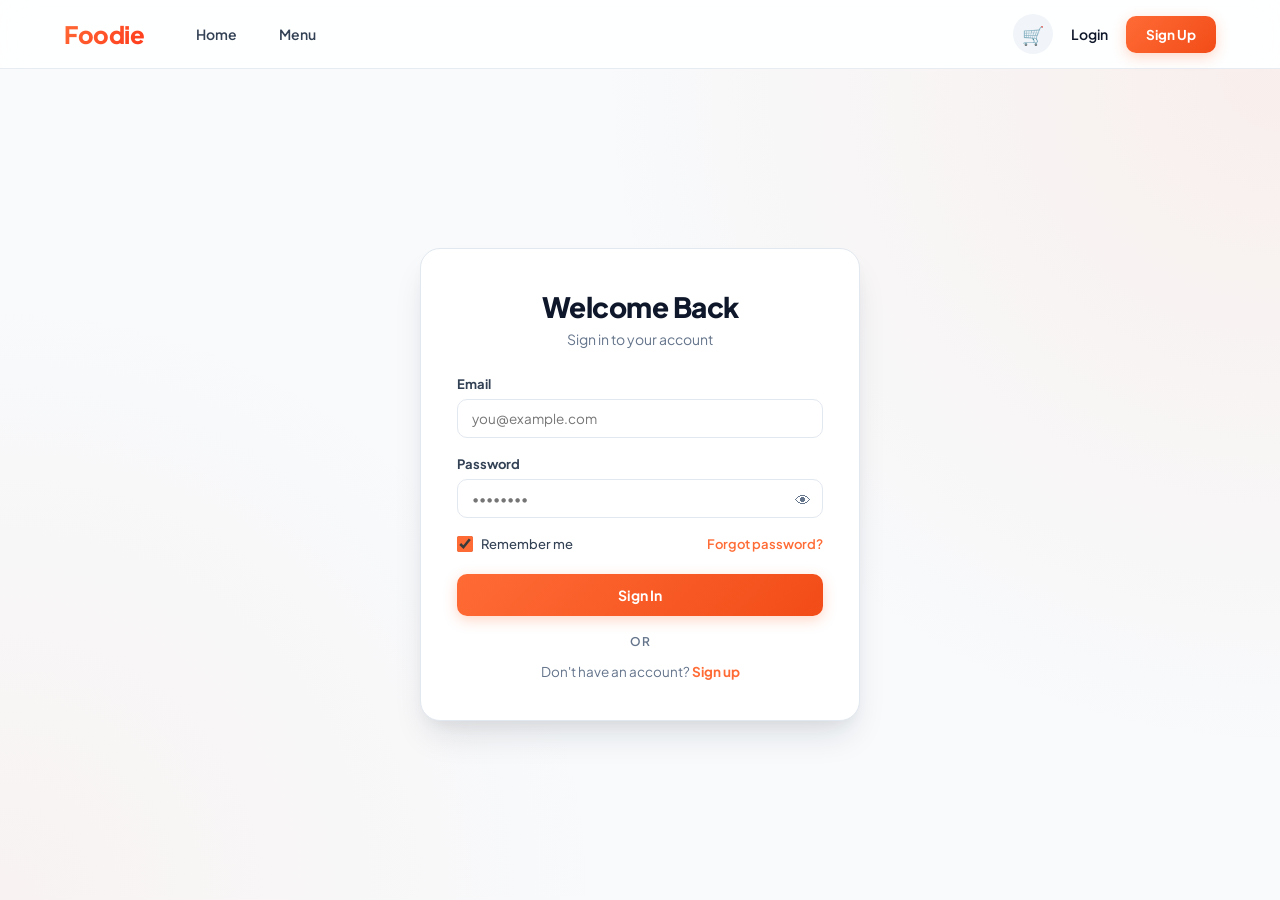
<file: pages/cart.html>
<!DOCTYPE html>
<html lang="en">
<head>
  <meta charset="UTF-8" />
  <meta name="viewport" content="width=device-width, initial-scale=1.0" />
  <title>Foodie - Cart & Profile</title>
  <link rel="stylesheet" href="../css/style.css" />
  <style>
    /* სქროლის ეფექტი პროფილით გადასვლისას */
    html { scroll-behavior: smooth; }
  </style>
</head>
<body>
  <header class="navbar">
    <div class="nav-left">
      <a href="../index.html" class="logo">Foodie</a>
      <nav class="nav-links">
        <a href="../index.html">Home</a>
        <a href="menu.html">Menu</a>
      </nav>
    </div>
    <div class="nav-right" id="nav-auth-area">
      <button type="button" class="cart-btn" aria-label="Shopping Cart">
        🛒 <span id="cart-badge" class="cart-badge" style="display:none;">0</span>
      </button>
      <a href="login.html" id="nav-login-link">Login</a>
      <a href="register.html" class="btn-orange" id="nav-signup-link">Sign Up</a>
    </div>
  </header>

  <main class="section-container">
    <div class="cart-profile-grid">
      <section class="cart-box">
        <h2>Your Shopping Cart</h2>
        <div id="cart-items-container"></div>
        <div class="cart-summary" id="cart-summary-box">
          <div class="cart-total-row">
            <span>Total:</span>
            <strong id="cart-total-price">$0.00</strong>
          </div>
          <button type="button" class="btn-orange full-btn" id="checkout-btn">Checkout Order</button>
        </div>
      </section>

      <section class="profile-box">
        <h2 id="profile-section">User Profile</h2>
        <form id="profile-form">
          <div class="name-grid">
            <div class="form-group">
              <label for="prof-firstname">First Name</label>
              <input type="text" id="prof-firstname" />
            </div>
            <div class="form-group">
              <label for="prof-lastname">Last Name</label>
              <input type="text" id="prof-lastname" />
            </div>
          </div>
          <div class="form-group">
            <label for="prof-email">Email</label>
            <input type="email" id="prof-email" />
          </div>
          <div class="form-group">
            <label for="prof-phone">Phone Number</label>
            <input type="tel" id="prof-phone" placeholder="+995 555 00 00 00" />
          </div>
          <div class="form-group">
            <label for="prof-address">Address</label>
            <input type="text" id="prof-address" placeholder="123 Delivery Street" />
          </div>
          <div class="form-group">
            <label for="prof-age">Age</label>
            <input type="number" id="prof-age" placeholder="22" />
          </div>
          <button type="submit" class="btn-orange full-btn">Save Profile</button>
        </form>

        <hr style="margin: 24px 0; border: none; border-top: 1px solid #eee;" />

        <h3>Change Password</h3>
        <form id="change-pass-form" style="margin-top: 12px;">
          <div class="form-group">
            <label for="old-password">Old Password</label>
            <input type="password" id="old-password" required />
          </div>
          <div class="form-group">
            <label for="new-password">New Password</label>
            <input type="password" id="new-password" required />
          </div>
          <div class="form-group">
            <label for="confirm-password">Confirm New Password</label>
            <input type="password" id="confirm-password" required />
          </div>
          <button type="submit" class="btn-clear" style="margin-bottom: 12px;">Update Password</button>
        </form>

        <div style="display:flex; gap:10px;">
          <button type="button" class="btn-clear" id="logout-btn">Log Out</button>
          <button type="button" class="btn-clear" id="delete-account-btn" style="color:#d93025; border-color:#f5c2c0;">Delete Account</button>
        </div>
      </section>
    </div>
  </main>

  <footer class="footer">
    <div class="copyright">
      <strong>Created by:</strong> <a href="https://stepacademy.ge" target="_blank" rel="noopener">IT Academy STEP Georgia</a>
    </div>
  </footer>

  <script type="module" src="../js/pages/cart.js"></script>
  <!-- მეორე, კონფლიქტური სკრიპტი სამუდამოდ ამოღებულია -->
</body>
</html>
</file>
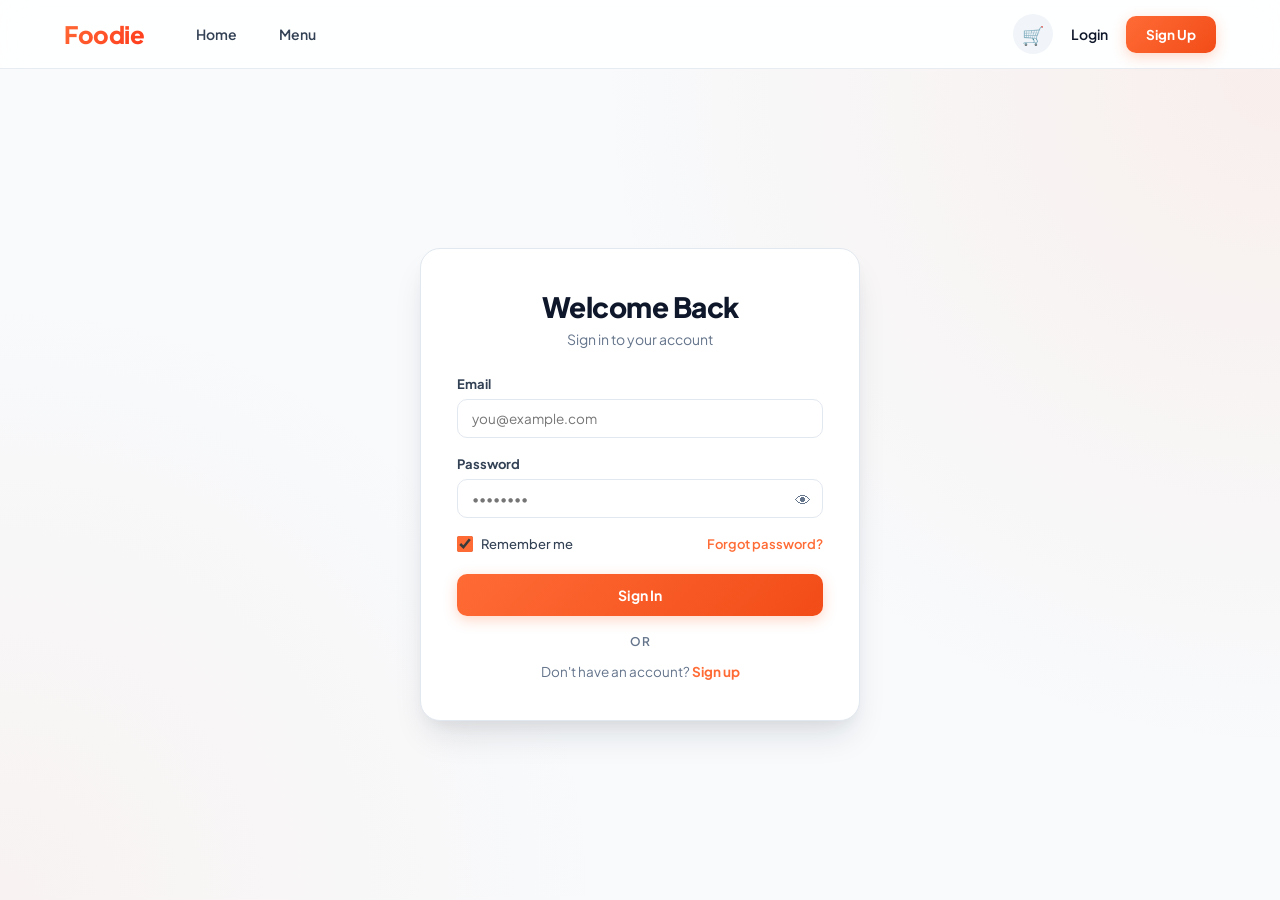
<file: pages/login.html>
<!DOCTYPE html>
<html lang="en">
<head>
  <meta charset="UTF-8" />
  <meta name="viewport" content="width=device-width, initial-scale=1.0" />
  <title>Foodie - Sign In</title>
  <link rel="stylesheet" href="../css/style.css" />
</head>
<body>
  <header class="navbar">
    <div class="nav-left">
      <a href="../index.html" class="logo">Foodie</a>
      <nav class="nav-links">
        <a href="../index.html">Home</a>
        <a href="menu.html">Menu</a>
      </nav>
    </div>
    <div class="nav-right" id="nav-auth-area">
      <button type="button" class="cart-btn" aria-label="Shopping Cart">🛒</button>
      <a href="login.html" id="nav-login-link">Login</a>
      <a href="register.html" class="btn-orange" id="nav-signup-link">Sign Up</a>
    </div>
  </header>

  <div class="auth-container">
    <div class="auth-card">
      <h2>Welcome Back</h2>
      <p class="subtitle">Sign in to your account</p>

      <form id="login-form">
        <div class="form-group">
          <label for="login-email">Email</label>
          <input type="email" id="login-email" placeholder="you@example.com" required />
        </div>

        <div class="form-group">
          <label for="login-password">Password</label>
          <div class="pass-wrapper">
            <input type="password" id="login-password" placeholder="••••••••" required />
            <button type="button" class="eye-btn" data-target="login-password" aria-label="Toggle password">👁</button>
          </div>
        </div>

        <div class="auth-options">
          <label class="remember-label"><input type="checkbox" id="remember-me" checked /> Remember me</label>
          <a href="#" id="open-forgot-link">Forgot password?</a>
        </div>

        <button type="submit" class="btn-orange full-btn">Sign In</button>
      </form>

      <div class="auth-divider"><span>or</span></div>

      <div class="auth-footer">
        Don't have an account? <a href="register.html">Sign up</a>
      </div>
    </div>
  </div>

  <div class="modal-overlay" id="forgot-modal" style="display:none;">
    <div class="modal-box">
      <h3>Reset Password</h3>
      <p>Enter your email to receive a reset token, then set a new password.</p>
      <div class="form-group">
        <label for="reset-email">Email</label>
        <input type="email" id="reset-email" placeholder="you@example.com" />
      </div>
      <button type="button" class="btn-clear" id="send-forgot-code-btn" style="margin-bottom:12px;">Get Reset Token</button>
      <div class="form-group">
        <label for="reset-token">Reset Token</label>
        <input type="text" id="reset-token" placeholder="Token from server" />
      </div>
      <div class="form-group">
        <label for="reset-new-password">New Password</label>
        <input type="password" id="reset-new-password" placeholder="••••••••" />
      </div>
      <div style="display:flex; gap:10px;">
        <button type="button" class="btn-orange full-btn" id="submit-reset-btn">Reset Password</button>
        <button type="button" class="btn-clear" id="close-forgot-btn">Cancel</button>
      </div>
    </div>
  </div>

  <script type="module" src="../js/pages/auth.js"></script>
</body>
</html>
</file>
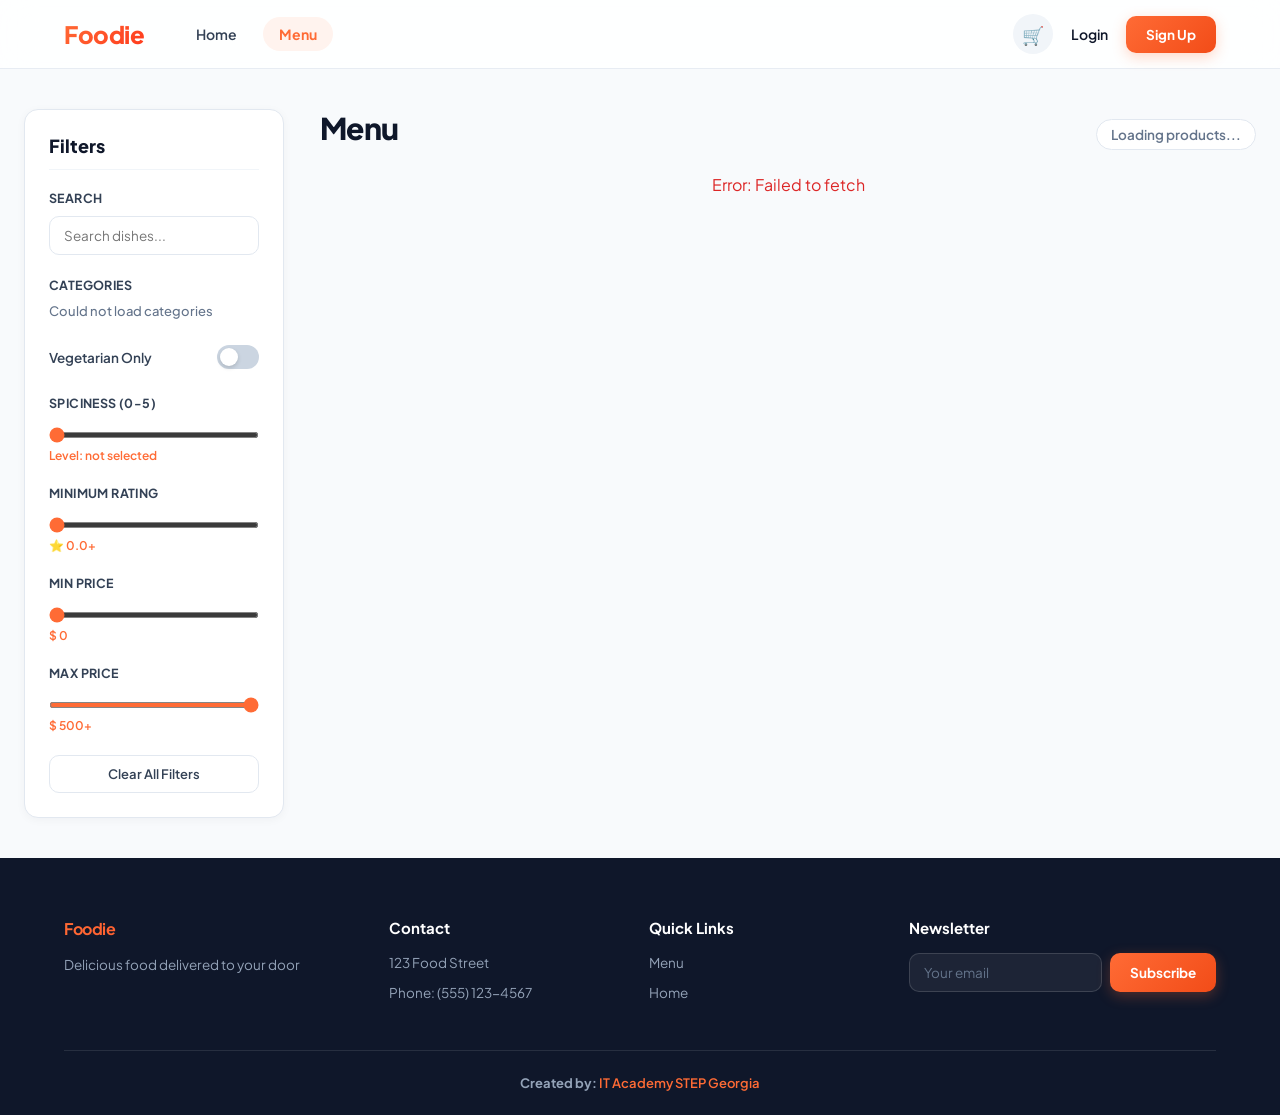
<file: pages/menu.html>
<!DOCTYPE html>
<html lang="en">
<head>
  <meta charset="UTF-8" />
  <meta name="viewport" content="width=device-width, initial-scale=1.0" />
  <title>Foodie - Menu</title>
  <link rel="stylesheet" href="../css/style.css" />
</head>
<body>
  <header class="navbar">
    <div class="nav-left">
      <a href="../index.html" class="logo">Foodie</a>
      <nav class="nav-links">
        <a href="../index.html">Home</a>
        <a href="menu.html" class="active">Menu</a>
      </nav>
    </div>
    <div class="nav-right" id="nav-auth-area">
      <button type="button" class="cart-btn" aria-label="Shopping Cart">
        🛒 <span id="cart-badge" class="cart-badge" style="display:none;">0</span>
      </button>
      <a href="login.html" id="nav-login-link">Login</a>
      <a href="register.html" class="btn-orange" id="nav-signup-link">Sign Up</a>
    </div>
  </header>

  <main class="menu-page-container">
    <aside class="filters-sidebar">
      <h3>Filters</h3>

      <div class="filter-block">
        <label class="block-label" for="filter-search">Search</label>
        <input type="text" id="filter-search" class="search-input" placeholder="Search dishes..." />
      </div>

      <div class="filter-block">
        <label class="block-label">Categories</label>
        <div class="category-list" id="categories-container"></div>
      </div>

      <div class="filter-block toggle-row">
        <span>Vegetarian Only</span>
        <label class="switch">
          <input type="checkbox" id="filter-vegetarian" />
          <span class="slider-round"></span>
        </label>
      </div>

      <div class="filter-block">
        <label class="block-label" for="filter-spiciness">Spiciness (0-5)</label>
        <input type="range" id="filter-spiciness" class="range-slider" min="-1" max="5" value="-1" />
        <div class="range-subtext" id="spiciness-label">Level: not selected</div>
      </div>

      <div class="filter-block">
        <label class="block-label" for="filter-rating">Minimum Rating</label>
        <input type="range" id="filter-rating" class="range-slider" min="0" max="5" step="0.1" value="0" />
        <div class="range-subtext" id="rating-label">⭐ 0.0+</div>
      </div>

      <div class="filter-block">
        <label class="block-label" for="filter-min-price">Min price</label>
        <input type="range" id="filter-min-price" class="range-slider" min="0" max="100" value="0" />
        <div class="range-subtext" id="min-price-label">$ 0</div>
      </div>

      <div class="filter-block">
        <label class="block-label" for="filter-max-price">Max price</label>
        <input type="range" id="filter-max-price" class="range-slider" min="0" max="500" value="500" />
        <div class="range-subtext" id="max-price-label">$ 500+</div>
      </div>

      <button type="button" class="btn-clear" id="clear-filters-btn">Clear All Filters</button>
    </aside>

    <section class="menu-content">
      <div class="menu-header">
        <h1>Menu</h1>
        <p id="showing-count">Loading products...</p>
      </div>

      <div class="menu-grid" id="menu-products-grid"></div>

      <div class="pagination">
        <button type="button" class="page-btn" id="prev-page-btn" style="display: none;">&lt; Previous</button>
        <button type="button" class="page-btn" id="next-page-btn" style="display: none;">Next &gt;</button>
      </div>
    </section>
  </main>

  <footer class="footer">
    <div class="footer-grid">
      <div class="footer-col">
        <h4 class="logo" style="font-size:16px;">Foodie</h4>
        <p>Delicious food delivered to your door</p>
      </div>
      <div class="footer-col">
        <h4>Contact</h4>
        <p>123 Food Street</p>
        <p>Phone: (555) 123-4567</p>
      </div>
      <div class="footer-col">
        <h4>Quick Links</h4>
        <a href="menu.html">Menu</a>
        <a href="../index.html">Home</a>
      </div>
      <div class="footer-col">
        <h4>Newsletter</h4>
        <div class="newsletter-box">
          <input type="email" placeholder="Your email" />
          <button type="button" class="btn-orange">Subscribe</button>
        </div>
      </div>
    </div>
    <div class="copyright">
      <strong>Created by:</strong> <a href="https://stepacademy.ge" target="_blank" rel="noopener">IT Academy STEP Georgia</a>
    </div>
  </footer>

  <script type="module" src="../js/pages/menu.js"></script>
</body>
</html>
</file>
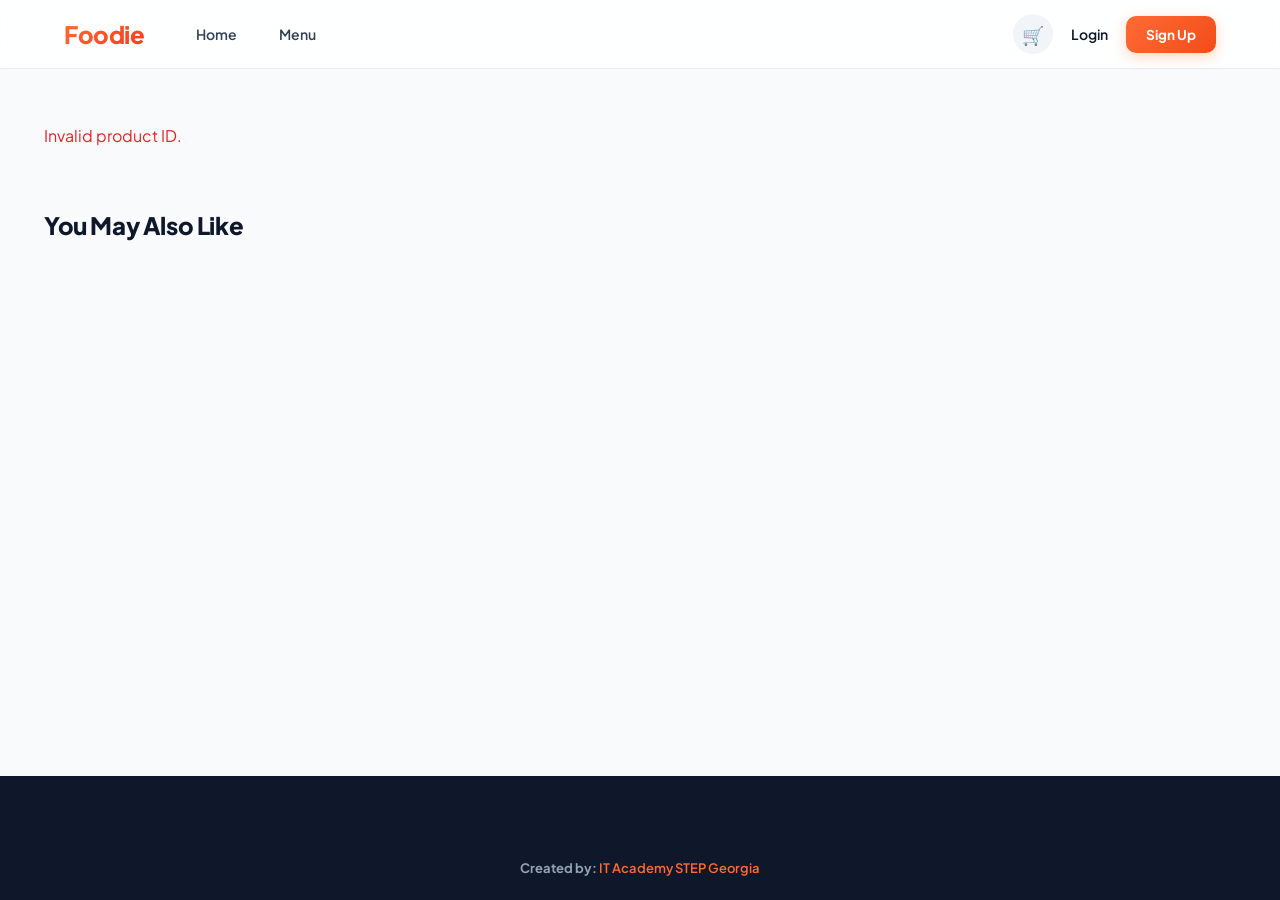
<file: pages/product.html>
<!DOCTYPE html>
<html lang="en">
<head>
  <meta charset="UTF-8" />
  <meta name="viewport" content="width=device-width, initial-scale=1.0" />
  <title>Foodie - Dish Details</title>
  <link rel="stylesheet" href="../css/style.css" />
</head>
<body>
  <header class="navbar">
    <div class="nav-left">
      <a href="../index.html" class="logo">Foodie</a>
      <nav class="nav-links">
        <a href="../index.html">Home</a>
        <a href="menu.html">Menu</a>
      </nav>
    </div>
    <div class="nav-right" id="nav-auth-area">
      <button type="button" class="cart-btn" aria-label="Shopping Cart">
        🛒 <span id="cart-badge" class="cart-badge" style="display:none;">0</span>
      </button>
      <a href="login.html" id="nav-login-link">Login</a>
      <a href="register.html" class="btn-orange" id="nav-signup-link">Sign Up</a>
    </div>
  </header>

  <main class="section-container">
    <div id="product-details-container"></div>

    <section class="related-section">
      <h2 class="related-title">You May Also Like</h2>
      <div class="menu-grid" id="related-products-grid"></div>
    </section>
  </main>

  <footer class="footer">
    <div class="copyright">
      <strong>Created by:</strong> <a href="https://stepacademy.ge" target="_blank" rel="noopener">IT Academy STEP Georgia</a>
    </div>
  </footer>

  <script type="module" src="../js/pages/product.js"></script>
</body>
</html>
</file>
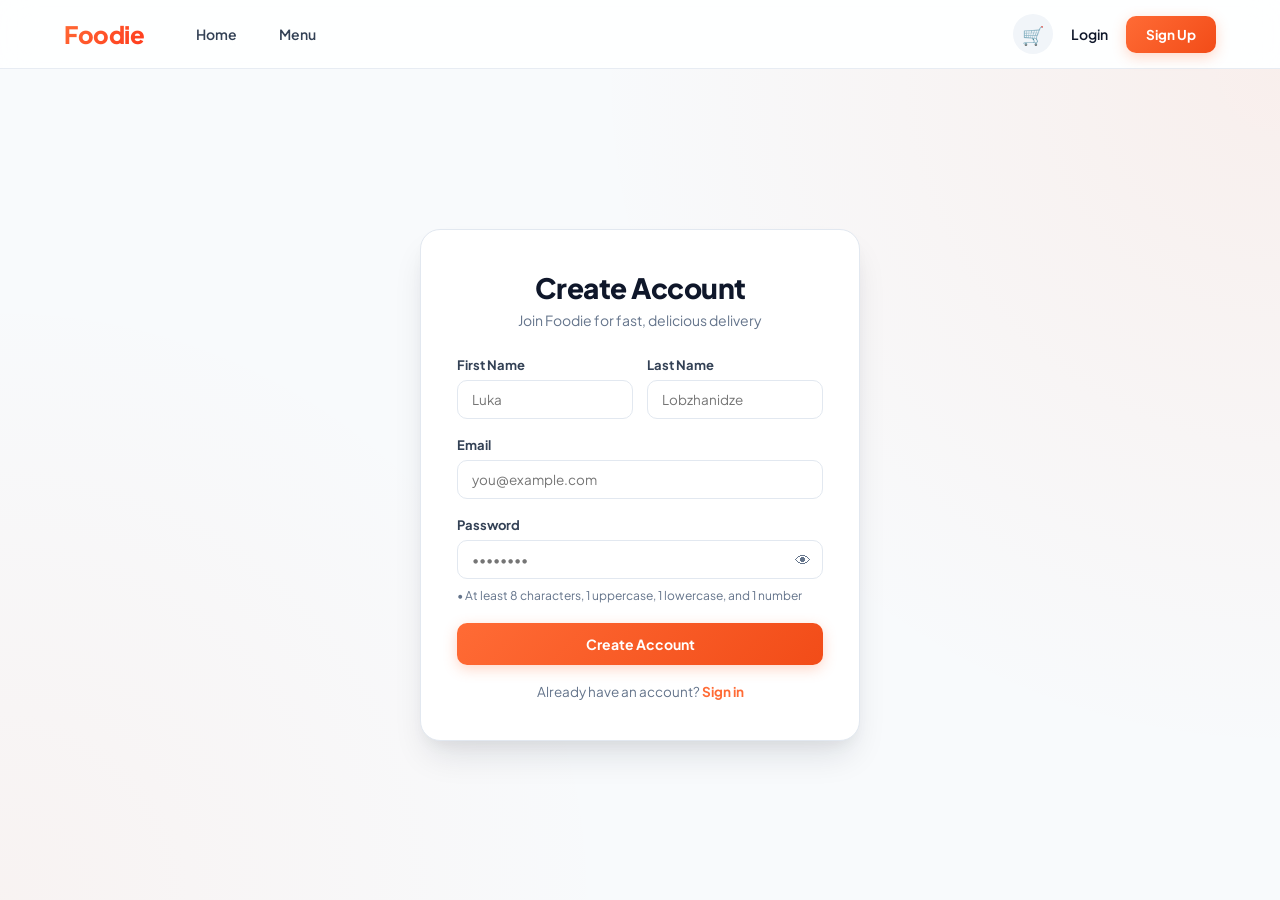
<file: pages/register.html>
<!DOCTYPE html>
<html lang="en">
<head>
  <meta charset="UTF-8" />
  <meta name="viewport" content="width=device-width, initial-scale=1.0" />
  <title>Foodie - Create Account</title>
  <link rel="stylesheet" href="../css/style.css" />
</head>
<body>
  <header class="navbar">
    <div class="nav-left">
      <a href="../index.html" class="logo">Foodie</a>
      <nav class="nav-links">
        <a href="../index.html">Home</a>
        <a href="menu.html">Menu</a>
      </nav>
    </div>
    <div class="nav-right" id="nav-auth-area">
      <button type="button" class="cart-btn" aria-label="Shopping Cart">🛒</button>
      <a href="login.html" id="nav-login-link">Login</a>
      <a href="register.html" class="btn-orange" id="nav-signup-link">Sign Up</a>
    </div>
  </header>

  <div class="auth-container">
    <div class="auth-card">
      <h2>Create Account</h2>
      <p class="subtitle">Join Foodie for fast, delicious delivery</p>

      <form id="register-form">
        <div class="name-grid">
          <div class="form-group">
            <label for="reg-firstname">First Name</label>
            <input type="text" id="reg-firstname" placeholder="Luka" required />
          </div>
          <div class="form-group">
            <label for="reg-lastname">Last Name</label>
            <input type="text" id="reg-lastname" placeholder="Lobzhanidze" required />
          </div>
        </div>

        <div class="form-group">
          <label for="reg-email">Email</label>
          <input type="email" id="reg-email" placeholder="you@example.com" required />
        </div>

        <div class="form-group">
          <label for="reg-password">Password</label>
          <div class="pass-wrapper">
            <input type="password" id="reg-password" placeholder="••••••••" required />
            <button type="button" class="eye-btn" data-target="reg-password" aria-label="Toggle password">👁</button>
          </div>
          <ul class="pass-rules">
            <li>• At least 8 characters, 1 uppercase, 1 lowercase, and 1 number</li>
          </ul>
        </div>

        <button type="submit" class="btn-orange full-btn">Create Account</button>
      </form>

      <div class="auth-footer">
        Already have an account? <a href="login.html">Sign in</a>
      </div>
    </div>
  </div>

  <div class="modal-overlay" id="verify-modal" style="display:none;">
    <div class="modal-box">
      <h3>Verify Your Email</h3>
      <p>We sent a verification code to your email address. Enter it below to activate your account.</p>
      <div class="form-group">
        <label for="verify-code-input">Verification Code</label>
        <input type="text" id="verify-code-input" placeholder="Enter code" />
      </div>
      <div style="display:flex; gap:10px;">
        <button type="button" class="btn-orange full-btn" id="verify-submit-btn">Verify Email</button>
        <button type="button" class="btn-clear" id="verify-cancel-btn">Cancel</button>
      </div>
    </div>
  </div>

  <script type="module" src="../js/pages/auth.js"></script>
</body>
</html>
</file>
<file: css/style.css>
@import url('https://fonts.googleapis.com/css2?family=Plus+Jakarta+Sans:wght@400;500;600;700;800&display=swap');

:root {
  --primary: #ff6b35;
  --primary-hover: #e8531e;
  --primary-light: #fff3ee;
  --primary-glow: rgba(255, 107, 53, 0.28);
  --bg-main: #f8fafc;
  --bg-surface: #ffffff;
  --text-dark: #0f172a;
  --text-main: #334155;
  --text-muted: #64748b;
  --border-color: #e2e8f0;
  --border-subtle: #f1f5f9;
  --radius-sm: 8px;
  --radius-md: 14px;
  --radius-lg: 20px;
  --shadow-sm: 0 2px 10px rgba(15, 23, 42, 0.04);
  --shadow-md: 0 10px 25px -5px rgba(15, 23, 42, 0.07), 0 4px 10px -4px rgba(15, 23, 42, 0.04);
  --shadow-lg: 0 20px 35px -8px rgba(15, 23, 42, 0.12), 0 8px 16px -6px rgba(15, 23, 42, 0.06);
  --transition: all 0.28s cubic-bezier(0.16, 1, 0.3, 1);
}

* {
  margin: 0;
  padding: 0;
  box-sizing: border-box;
  font-family: 'Plus Jakarta Sans', -apple-system, BlinkMacSystemFont, 'Segoe UI', Roboto, sans-serif;
}

html {
  scroll-behavior: smooth;
}

html,
body {
  background-color: var(--bg-main);
  color: var(--text-dark);
  display: flex;
  flex-direction: column;
  min-height: 100vh;
  overflow-x: hidden;
  -webkit-font-smoothing: antialiased;
}

a {
  text-decoration: none;
  color: inherit;
  transition: var(--transition);
}

.navbar {
  display: flex;
  justify-content: space-between;
  align-items: center;
  padding: 14px 64px;
  background: rgba(255, 255, 255, 0.85);
  backdrop-filter: blur(16px);
  -webkit-backdrop-filter: blur(16px);
  border-bottom: 1px solid rgba(226, 232, 240, 0.8);
  position: sticky;
  top: 0;
  z-index: 1000;
  transition: var(--transition);
}

.nav-left {
  display: flex;
  align-items: center;
  gap: 36px;
}

.logo {
  font-size: 24px;
  font-weight: 800;
  letter-spacing: -0.5px;
  background: linear-gradient(135deg, #ff6b35 0%, #ff3b1d 100%);
  -webkit-background-clip: text;
  background-clip: text;
  -webkit-text-fill-color: transparent;
  color: transparent;
}

.nav-links {
  display: flex;
  gap: 10px;
  font-size: 14px;
  font-weight: 600;
  color: var(--text-main);
}

.nav-links a {
  padding: 8px 16px;
  border-radius: 999px;
}

.nav-links a:hover {
  color: var(--primary);
  background: var(--primary-light);
}

.nav-links a.active {
  color: var(--primary);
  background: var(--primary-light);
  font-weight: 700;
}

.nav-right {
  display: flex;
  align-items: center;
  gap: 18px;
  font-size: 14px;
  font-weight: 600;
}

.nav-right > a:not(.btn-orange):hover {
  color: var(--primary);
}

.mobile-menu-toggle {
  display: none;
  background: var(--bg-surface);
  border: 1px solid var(--border-color);
  border-radius: var(--radius-sm);
  padding: 6px 11px;
  font-size: 18px;
  cursor: pointer;
  color: var(--text-dark);
  transition: var(--transition);
}

.mobile-menu-toggle:hover {
  border-color: var(--primary);
  color: var(--primary);
}

.cart-btn {
  font-size: 18px;
  cursor: pointer;
  background: var(--border-subtle);
  border: 1px solid transparent;
  width: 40px;
  height: 40px;
  border-radius: 50%;
  position: relative;
  display: flex;
  align-items: center;
  justify-content: center;
  transition: var(--transition);
}

.cart-btn:hover {
  background: var(--primary-light);
  border-color: rgba(255, 107, 53, 0.3);
  transform: translateY(-2px);
}

.cart-badge {
  position: absolute;
  top: -4px;
  right: -4px;
  background: linear-gradient(135deg, #ff6b35, #e84118);
  color: #fff;
  font-size: 10px;
  font-weight: 800;
  min-width: 18px;
  height: 18px;
  padding: 0 5px;
  border-radius: 999px;
  display: flex;
  align-items: center;
  justify-content: center;
  box-shadow: 0 2px 6px var(--primary-glow);
}

.btn-orange {
  background: linear-gradient(135deg, #ff6b35 0%, #f24c18 100%);
  color: #ffffff;
  border: none;
  padding: 10px 20px;
  border-radius: 10px;
  font-size: 13.5px;
  font-weight: 700;
  cursor: pointer;
  transition: var(--transition);
  display: inline-flex;
  align-items: center;
  justify-content: center;
  text-align: center;
  box-shadow: 0 4px 14px var(--primary-glow);
}

.btn-orange:hover {
  transform: translateY(-2px);
  box-shadow: 0 8px 20px rgba(255, 107, 53, 0.4);
  filter: brightness(1.04);
}

.btn-orange:active {
  transform: translateY(0) scale(0.98);
}

.full-btn {
  width: 100%;
  padding: 12px 20px;
  font-size: 14px;
}

.btn-clear {
  width: 100%;
  padding: 10px 14px;
  background: var(--bg-surface);
  border: 1px solid var(--border-color);
  border-radius: 10px;
  font-size: 13px;
  font-weight: 600;
  color: var(--text-main);
  cursor: pointer;
  transition: var(--transition);
}

.btn-clear:hover {
  background: var(--border-subtle);
  border-color: #cbd5e1;
  color: var(--text-dark);
  transform: translateY(-1px);
}

.hero {
  height: 500px;
  background: linear-gradient(180deg, rgba(15, 23, 42, 0.45) 0%, rgba(15, 23, 42, 0.72) 100%),
    url('https://images.unsplash.com/photo-1544025162-d76694265947?auto=format&fit=crop&w=1600&q=80') center/cover no-repeat;
  display: flex;
  flex-direction: column;
  justify-content: center;
  align-items: center;
  text-align: center;
  color: #ffffff;
  padding: 0 24px;
  position: relative;
}

.hero h1 {
  font-size: clamp(32px, 5vw, 54px);
  font-weight: 800;
  letter-spacing: -1px;
  margin-bottom: 14px;
  max-width: 780px;
  line-height: 1.15;
  text-shadow: 0 4px 20px rgba(0, 0, 0, 0.3);
  animation: fadeUp 0.6s ease-out;
}

.hero p {
  font-size: clamp(16px, 2vw, 20px);
  margin-bottom: 30px;
  color: rgba(255, 255, 255, 0.92);
  max-width: 560px;
  animation: fadeUp 0.75s ease-out;
}

.hero .btn-orange {
  padding: 14px 32px;
  font-size: 15px;
  border-radius: 999px;
  animation: fadeUp 0.9s ease-out;
}

@keyframes fadeUp {
  from {
    opacity: 0;
    transform: translateY(18px);
  }
  to {
    opacity: 1;
    transform: translateY(0);
  }
}

.section-container {
  max-width: 1240px;
  margin: 56px auto;
  padding: 0 24px;
  width: 100%;
  flex: 1;
}

.section-title {
  text-align: center;
  font-size: 30px;
  font-weight: 800;
  letter-spacing: -0.6px;
  margin-bottom: 36px;
  color: var(--text-dark);
}

.popular-grid {
  display: grid;
  grid-template-columns: repeat(3, 1fr);
  gap: 28px;
}

.product-card {
  background: var(--bg-surface);
  border: 1px solid var(--border-color);
  border-radius: var(--radius-md);
  overflow: hidden;
  display: flex;
  flex-direction: column;
  cursor: pointer;
  transition: var(--transition);
  box-shadow: var(--shadow-sm);
}

.product-card:hover {
  transform: translateY(-6px);
  box-shadow: var(--shadow-lg);
  border-color: rgba(255, 107, 53, 0.35);
}

.card-img-wrapper {
  position: relative;
  height: 200px;
  width: 100%;
  overflow: hidden;
  background: var(--border-subtle);
}

.card-img-wrapper img {
  width: 100%;
  height: 100%;
  object-fit: cover;
  transition: transform 0.5s cubic-bezier(0.16, 1, 0.3, 1);
}

.product-card:hover .card-img-wrapper img {
  transform: scale(1.07);
}

.spicy-badge {
  position: absolute;
  top: 12px;
  right: 12px;
  background: rgba(15, 23, 42, 0.75);
  backdrop-filter: blur(8px);
  color: #ffffff;
  padding: 5px 10px;
  border-radius: 999px;
  font-size: 12px;
  font-weight: 700;
  box-shadow: 0 4px 10px rgba(0, 0, 0, 0.15);
}

.card-body {
  padding: 20px;
  display: flex;
  flex-direction: column;
  flex: 1;
}

.card-body h3 {
  font-size: 17px;
  font-weight: 700;
  margin-bottom: 6px;
  color: var(--text-dark);
  letter-spacing: -0.2px;
}

.card-body .desc {
  font-size: 13px;
  color: var(--text-muted);
  margin-bottom: 14px;
  line-height: 1.55;
  flex: 1;
  display: -webkit-box;
  -webkit-line-clamp: 2;
  line-clamp: 2;
  -webkit-box-orient: vertical;
  box-orient: vertical;
  overflow: hidden;
}

.card-body .rating {
  font-size: 13px;
  font-weight: 600;
  color: var(--text-main);
  margin-bottom: 6px;
  display: inline-flex;
  align-items: center;
  gap: 5px;
}

.card-body .rating span {
  color: #f59e0b;
  font-size: 15px;
}

.card-body .price {
  font-size: 20px;
  font-weight: 800;
  color: var(--primary);
  margin-bottom: 16px;
  letter-spacing: -0.4px;
}

.story-section {
  background: var(--bg-surface);
  border-top: 1px solid var(--border-color);
  border-bottom: 1px solid var(--border-color);
  padding: 80px 24px;
  margin-top: 40px;
}

.story-grid {
  max-width: 1180px;
  margin: 0 auto;
  display: grid;
  grid-template-columns: 1fr 1.15fr;
  gap: 56px;
  align-items: center;
}

.story-grid img {
  width: 100%;
  border-radius: var(--radius-lg);
  object-fit: cover;
  max-height: 400px;
  box-shadow: var(--shadow-lg);
}

.story-content h2 {
  font-size: 32px;
  font-weight: 800;
  letter-spacing: -0.6px;
  margin-bottom: 18px;
  color: var(--text-dark);
}

.story-content p {
  font-size: 15px;
  color: var(--text-muted);
  line-height: 1.75;
  margin-bottom: 18px;
}

.menu-page-container {
  max-width: 1320px;
  margin: 40px auto;
  padding: 0 24px;
  display: grid;
  grid-template-columns: 260px 1fr;
  gap: 36px;
  width: 100%;
  flex: 1;
  align-items: start;
}

.mobile-filter-btn {
  display: none;
  width: 100%;
  padding: 12px 18px;
  background: var(--bg-surface);
  border: 1px solid var(--border-color);
  border-radius: var(--radius-sm);
  font-size: 14px;
  font-weight: 700;
  color: var(--text-dark);
  cursor: pointer;
  justify-content: space-between;
  align-items: center;
  box-shadow: var(--shadow-sm);
}

.filters-sidebar {
  background: var(--bg-surface);
  border: 1px solid var(--border-color);
  border-radius: var(--radius-md);
  padding: 24px;
  box-shadow: var(--shadow-sm);
  position: sticky;
  top: 90px;
}

.filters-sidebar h3 {
  font-size: 18px;
  font-weight: 800;
  margin-bottom: 20px;
  padding-bottom: 12px;
  border-bottom: 1px solid var(--border-subtle);
}

.filter-block {
  margin-bottom: 22px;
}

.filter-block label.block-label {
  display: block;
  font-size: 12.5px;
  font-weight: 700;
  text-transform: uppercase;
  letter-spacing: 0.4px;
  margin-bottom: 10px;
  color: var(--text-main);
}

.search-input,
.form-group input,
.newsletter-box input {
  width: 100%;
  padding: 10px 14px;
  border: 1px solid var(--border-color);
  border-radius: 10px;
  font-size: 13.5px;
  color: var(--text-dark);
  background: var(--bg-surface);
  transition: var(--transition);
  outline: none;
}

.search-input:focus,
.form-group input:focus,
.newsletter-box input:focus {
  border-color: var(--primary);
  box-shadow: 0 0 0 4px rgba(255, 107, 53, 0.12);
}

.category-list {
  display: flex;
  flex-direction: column;
  gap: 10px;
  font-size: 13.5px;
  font-weight: 500;
  color: var(--text-main);
}

.category-list label {
  display: flex;
  align-items: center;
  gap: 10px;
  cursor: pointer;
  padding: 4px 0;
  transition: var(--transition);
}

.category-list label:hover {
  color: var(--primary);
}

.category-list input[type="checkbox"],
.remember-label input[type="checkbox"] {
  width: 16px;
  height: 16px;
  accent-color: var(--primary);
  cursor: pointer;
}

.toggle-row {
  display: flex;
  justify-content: space-between;
  align-items: center;
  font-size: 13.5px;
  font-weight: 600;
  color: var(--text-main);
  padding: 4px 0;
}

.switch {
  position: relative;
  display: inline-block;
  width: 42px;
  height: 24px;
}

.switch input {
  opacity: 0;
  width: 0;
  height: 0;
}

.slider-round {
  position: absolute;
  cursor: pointer;
  inset: 0;
  background-color: #cbd5e1;
  transition: var(--transition);
  border-radius: 999px;
}

.slider-round:before {
  position: absolute;
  content: "";
  height: 18px;
  width: 18px;
  left: 3px;
  bottom: 3px;
  background-color: white;
  transition: var(--transition);
  border-radius: 50%;
  box-shadow: 0 2px 4px rgba(0, 0, 0, 0.15);
}

.switch input:checked + .slider-round {
  background-color: var(--primary);
}

.switch input:checked + .slider-round:before {
  transform: translateX(18px);
}

.range-slider {
  width: 100%;
  accent-color: var(--primary);
  cursor: pointer;
  height: 6px;
  border-radius: 999px;
}

.range-subtext {
  font-size: 12px;
  font-weight: 600;
  color: var(--primary);
  margin-top: 6px;
}

.menu-header {
  margin-bottom: 24px;
  display: flex;
  justify-content: space-between;
  align-items: baseline;
  flex-wrap: wrap;
  gap: 8px;
}

.menu-header h1 {
  font-size: 30px;
  font-weight: 800;
  letter-spacing: -0.6px;
}

.menu-header p {
  font-size: 13.5px;
  font-weight: 600;
  color: var(--text-muted);
  background: var(--bg-surface);
  padding: 6px 14px;
  border-radius: 999px;
  border: 1px solid var(--border-color);
}

.menu-grid {
  display: grid;
  grid-template-columns: repeat(3, 1fr);
  gap: 24px;
}

.pagination {
  display: flex;
  justify-content: center;
  align-items: center;
  gap: 16px;
  margin: 44px 0 16px;
}

.page-btn {
  background: var(--bg-surface);
  border: 1px solid var(--border-color);
  border-radius: 10px;
  cursor: pointer;
  font-size: 14px;
  font-weight: 700;
  color: var(--text-dark);
  padding: 10px 20px;
  box-shadow: var(--shadow-sm);
  transition: var(--transition);
}

.page-btn:hover {
  border-color: var(--primary);
  color: var(--primary);
  transform: translateY(-2px);
  box-shadow: var(--shadow-md);
}

.product-detail-grid {
  display: grid;
  grid-template-columns: 1fr 1.15fr;
  gap: 48px;
  align-items: start;
  background: var(--bg-surface);
  padding: 36px;
  border-radius: var(--radius-lg);
  border: 1px solid var(--border-color);
  box-shadow: var(--shadow-md);
}

.product-detail-img {
  width: 100%;
  height: 440px;
  object-fit: cover;
  border-radius: var(--radius-md);
  box-shadow: var(--shadow-md);
}

.product-detail-info h1 {
  font-size: 34px;
  font-weight: 800;
  letter-spacing: -0.6px;
  margin-bottom: 10px;
  color: var(--text-dark);
}

.detail-rating {
  font-size: 14px;
  font-weight: 600;
  color: var(--text-muted);
  margin-bottom: 14px;
}

.detail-rating span {
  color: #f59e0b;
  letter-spacing: 2px;
}

.detail-price {
  font-size: 32px;
  font-weight: 800;
  color: var(--primary);
  margin-bottom: 16px;
  letter-spacing: -0.5px;
}

.badges-row {
  display: flex;
  flex-wrap: wrap;
  gap: 10px;
  margin-bottom: 18px;
}

.veg-badge {
  display: inline-flex;
  align-items: center;
  background: #dcfce7;
  color: #15803d;
  font-size: 12.5px;
  font-weight: 700;
  padding: 5px 14px;
  border-radius: 999px;
}

.spicy-level-badge {
  display: inline-flex;
  align-items: center;
  background: #fee2e2;
  color: #b91c1c;
  font-size: 12.5px;
  font-weight: 700;
  padding: 5px 14px;
  border-radius: 999px;
}

.detail-desc {
  font-size: 15.5px;
  color: var(--text-main);
  margin-bottom: 22px;
  line-height: 1.7;
}

.detail-section-title {
  font-size: 15px;
  font-weight: 800;
  text-transform: uppercase;
  letter-spacing: 0.4px;
  margin-bottom: 10px;
  margin-top: 20px;
  color: var(--text-dark);
}

.ingredients-list {
  list-style: disc;
  padding-left: 20px;
  font-size: 14.5px;
  color: var(--text-muted);
  line-height: 1.75;
  margin-bottom: 18px;
}

.ingredients-list li::marker {
  color: var(--primary);
}

.prep-text {
  font-size: 14.5px;
  color: var(--text-muted);
  line-height: 1.75;
  margin-bottom: 28px;
  background: var(--bg-main);
  padding: 16px;
  border-radius: var(--radius-sm);
  border: 1px solid var(--border-color);
}

.purchase-row {
  display: flex;
  align-items: center;
  gap: 16px;
}

.qty-control {
  display: flex;
  align-items: center;
  border: 1px solid var(--border-color);
  border-radius: 10px;
  overflow: hidden;
  background: var(--bg-surface);
}

.qty-control button {
  background: var(--bg-main);
  border: none;
  padding: 12px 18px;
  font-size: 16px;
  font-weight: 700;
  color: var(--text-dark);
  cursor: pointer;
  transition: var(--transition);
}

.qty-control button:hover {
  background: var(--primary-light);
  color: var(--primary);
}

.qty-control span {
  padding: 0 20px;
  font-size: 15px;
  font-weight: 700;
}

.related-section {
  margin-top: 64px;
}

.related-title {
  font-size: 24px;
  font-weight: 800;
  letter-spacing: -0.4px;
  margin-bottom: 24px;
}

.auth-container {
  flex: 1;
  display: flex;
  justify-content: center;
  align-items: center;
  padding: 56px 20px;
  background: radial-gradient(circle at top right, rgba(255, 107, 53, 0.08), transparent 45%),
              radial-gradient(circle at bottom left, rgba(255, 107, 53, 0.05), transparent 40%);
}

.auth-card {
  width: 100%;
  max-width: 440px;
  background: var(--bg-surface);
  border: 1px solid var(--border-color);
  border-radius: var(--radius-lg);
  padding: 40px 36px;
  box-shadow: var(--shadow-lg);
}

.auth-card h2 {
  text-align: center;
  font-size: 28px;
  font-weight: 800;
  letter-spacing: -0.5px;
  margin-bottom: 6px;
  color: var(--text-dark);
}

.auth-card .subtitle {
  text-align: center;
  font-size: 14px;
  color: var(--text-muted);
  margin-bottom: 28px;
}

.name-grid {
  display: grid;
  grid-template-columns: 1fr 1fr;
  gap: 14px;
}

.form-group {
  margin-bottom: 18px;
}

.form-group label {
  display: block;
  font-size: 13px;
  font-weight: 700;
  margin-bottom: 7px;
  color: var(--text-main);
}

.pass-wrapper {
  position: relative;
}

.eye-btn {
  position: absolute;
  right: 12px;
  top: 50%;
  transform: translateY(-50%);
  background: none;
  border: none;
  cursor: pointer;
  font-size: 16px;
  color: var(--text-muted);
  transition: var(--transition);
}

.eye-btn:hover {
  color: var(--primary);
}

.pass-rules {
  list-style: none;
  font-size: 12px;
  color: var(--text-muted);
  margin-top: 8px;
  line-height: 1.5;
}

.auth-options {
  display: flex;
  justify-content: space-between;
  align-items: center;
  font-size: 13px;
  font-weight: 500;
  margin-bottom: 22px;
  flex-wrap: wrap;
  gap: 8px;
}

.remember-label {
  display: flex;
  align-items: center;
  gap: 8px;
  cursor: pointer;
  color: var(--text-main);
}

.auth-options a {
  color: var(--primary);
  font-weight: 600;
}

.auth-options a:hover {
  text-decoration: underline;
}

.auth-divider {
  text-align: center;
  margin: 18px 0 -4px;
  font-size: 12px;
  font-weight: 600;
  color: var(--text-muted);
  text-transform: uppercase;
  letter-spacing: 0.5px;
}

.auth-footer {
  text-align: center;
  font-size: 13.5px;
  color: var(--text-muted);
  margin-top: 18px;
}

.auth-footer a {
  color: var(--primary);
  font-weight: 700;
}

.auth-footer a:hover {
  text-decoration: underline;
}

.auth-toast {
  position: fixed;
  bottom: 28px;
  right: 28px;
  background: var(--bg-surface);
  border: 1px solid var(--border-color);
  border-left: 4px solid var(--primary);
  border-radius: var(--radius-md);
  padding: 18px 22px;
  display: flex;
  align-items: center;
  gap: 14px;
  box-shadow: var(--shadow-lg);
  z-index: 9999;
  min-width: 340px;
  max-width: calc(100vw - 32px);
  animation: fadeUp 0.3s ease-out;
}

.auth-toast-close {
  position: absolute;
  top: -8px;
  left: -8px;
  width: 24px;
  height: 24px;
  border-radius: 50%;
  background: var(--bg-surface);
  border: 1px solid var(--border-color);
  font-size: 14px;
  font-weight: 700;
  cursor: pointer;
  display: flex;
  align-items: center;
  justify-content: center;
  box-shadow: var(--shadow-sm);
}

.auth-toast-icon {
  width: 28px;
  height: 28px;
  border-radius: 50%;
  background: var(--primary-light);
  color: var(--primary);
  font-weight: 800;
  font-size: 14px;
  display: flex;
  align-items: center;
  justify-content: center;
  flex-shrink: 0;
}

.auth-toast-content h4 {
  font-size: 14px;
  font-weight: 700;
  color: var(--text-dark);
  margin-bottom: 2px;
}

.auth-toast-content p {
  font-size: 13px;
  color: var(--text-muted);
}

.modal-overlay {
  position: fixed;
  inset: 0;
  background: rgba(15, 23, 42, 0.55);
  backdrop-filter: blur(6px);
  display: flex;
  justify-content: center;
  align-items: center;
  z-index: 2000;
  padding: 16px;
}

.modal-box {
  background: var(--bg-surface);
  padding: 32px;
  border-radius: var(--radius-lg);
  width: 100%;
  max-width: 420px;
  box-shadow: var(--shadow-lg);
  border: 1px solid var(--border-color);
  animation: fadeUp 0.25s ease-out;
}

.modal-box h3 {
  font-size: 22px;
  font-weight: 800;
  margin-bottom: 8px;
}

.modal-box p {
  font-size: 13.5px;
  color: var(--text-muted);
  margin-bottom: 20px;
  line-height: 1.5;
}

.cart-profile-grid {
  display: flex;
  flex-direction: column;
  gap: 56px;
  max-width: 900px;
  margin: 0 auto;
}
.cart-box,
.profile-box {
  background: var(--bg-surface);
  border: 1px solid var(--border-color);
  border-radius: var(--radius-lg);
  padding: 30px;
  box-shadow: var(--shadow-sm);
}

.cart-box h2,
.profile-box h2 {
  font-size: 22px;
  font-weight: 800;
  margin-bottom: 20px;
  padding-bottom: 12px;
  border-bottom: 1px solid var(--border-subtle);
}

.profile-box h3 {
  font-size: 17px;
  font-weight: 700;
}

.cart-item-row {
  display: flex;
  justify-content: space-between;
  align-items: center;
  padding: 16px 0;
  border-bottom: 1px solid var(--border-subtle);
  gap: 14px;
}

.cart-item-info h4 {
  font-size: 15.5px;
  font-weight: 700;
  margin-bottom: 4px;
  color: var(--text-dark);
}

.cart-item-info p {
  font-size: 13.5px;
  color: var(--primary);
  font-weight: 700;
}

.cart-item-actions {
  display: flex;
  align-items: center;
  gap: 8px;
}

.cart-item-actions span {
  font-weight: 700;
  min-width: 24px;
  text-align: center;
}

.cart-total-row {
  display: flex;
  justify-content: space-between;
  align-items: center;
  font-size: 19px;
  font-weight: 700;
  margin: 24px 0 18px;
  padding-top: 16px;
  border-top: 2px dashed var(--border-color);
}

.cart-total-row strong {
  font-size: 24px;
  font-weight: 800;
  color: var(--primary);
}

.footer {
  background: #0f172a;
  color: #f8fafc;
  padding: 60px 64px 24px;
  margin-top: auto;
}

.footer-grid {
  max-width: 1240px;
  margin: 0 auto;
  display: grid;
  grid-template-columns: 1.3fr 1fr 1fr 1.4fr;
  gap: 40px;
  padding-bottom: 36px;
  border-bottom: 1px solid rgba(255, 255, 255, 0.1);
}

.footer-col h4 {
  font-size: 15px;
  font-weight: 700;
  margin-bottom: 16px;
  color: #ffffff;
}

.footer-col p,
.footer-col a {
  display: block;
  font-size: 13.5px;
  color: #94a3b8;
  margin-bottom: 10px;
  line-height: 1.5;
}

.footer-col a:hover {
  color: var(--primary);
  transform: translateX(3px);
}

.social-links {
  display: flex;
  gap: 10px;
  margin-top: 16px;
}

.social-links span {
  width: 34px;
  height: 34px;
  border-radius: 50%;
  background: rgba(255, 255, 255, 0.08);
  color: #e2e8f0;
  display: inline-flex;
  align-items: center;
  justify-content: center;
  font-size: 14px;
  cursor: pointer;
  transition: var(--transition);
}

.social-links span:hover {
  background: var(--primary);
  color: #ffffff;
  transform: translateY(-2px);
}

.newsletter-box {
  display: flex;
  gap: 8px;
  margin-top: 12px;
}

.newsletter-box input {
  flex: 1;
  min-width: 0;
  background: rgba(255, 255, 255, 0.06);
  border-color: rgba(255, 255, 255, 0.14);
  color: #ffffff;
}

.newsletter-box input::placeholder {
  color: #64748b;
}

.copyright {
  text-align: center;
  font-size: 13px;
  color: #94a3b8;
  padding-top: 24px;
}

.copyright a {
  color: var(--primary);
  font-weight: 600;
}

.copyright a:hover {
  text-decoration: underline;
}

.card-action-row {
  display: flex;
  gap: 8px;
  margin-top: auto;
}

.card-qty-control {
  display: flex;
  align-items: center;
  border: 1px solid var(--border-color);
  border-radius: 10px;
  background: var(--bg-surface);
  overflow: hidden;
  flex-shrink: 0;
}

.card-qty-control button {
  background: var(--bg-main);
  border: none;
  padding: 10px;
  width: 32px;
  font-size: 16px;
  font-weight: 700;
  color: var(--text-dark);
  cursor: pointer;
  transition: var(--transition);
  display: flex;
  align-items: center;
  justify-content: center;
}

.card-qty-control button:hover {
  background: var(--primary-light);
  color: var(--primary);
}

.card-qty-control span {
  font-size: 14px;
  font-weight: 700;
  min-width: 24px;
  text-align: center;
}

.product-card .add-to-cart-btn {
  flex: 1;
}

@media (max-width: 1120px) {
  .navbar { padding: 14px 32px; }
  .menu-grid { grid-template-columns: repeat(2, 1fr); }
  .footer { padding: 48px 32px 24px; }
}

@media (max-width: 860px) {
  .navbar { padding: 12px 20px; }
  .hero { height: 400px; }
  .popular-grid { grid-template-columns: repeat(2, 1fr); gap: 20px; }
  .story-grid, .product-detail-grid, .cart-profile-grid { grid-template-columns: 1fr; gap: 28px; }
  .product-detail-grid { padding: 24px; }
  .product-detail-img { height: 340px; }
  .menu-page-container { grid-template-columns: 1fr; gap: 20px; margin: 24px auto; padding: 0 16px; }
  .mobile-filter-btn { display: flex; }
  .filters-sidebar { display: none; position: static; }
  .filters-sidebar.open { display: block; }
  .menu-grid { grid-template-columns: repeat(2, 1fr); gap: 18px; }
  .footer-grid { grid-template-columns: repeat(2, 1fr); gap: 28px; }
}

@media (max-width: 640px) {
  .navbar { flex-wrap: wrap; padding: 12px 16px; gap: 10px; }
  .nav-left { width: 100%; justify-content: space-between; gap: 12px; }
  .mobile-menu-toggle { display: inline-flex; align-items: center; justify-content: center; }
  .nav-links { display: none; width: 100%; flex-direction: column; gap: 6px; padding-top: 12px; border-top: 1px solid var(--border-color); }
  .navbar.mobile-open .nav-links { display: flex; }
  .nav-right { display: none; width: 100%; justify-content: flex-start; padding-top: 8px; gap: 14px; }
  .navbar.mobile-open .nav-right { display: flex; }
  .hero { height: 340px; padding: 0 16px; }
  .section-container { margin: 36px auto; padding: 0 16px; }
  .section-title { font-size: 24px; margin-bottom: 24px; }
  .popular-grid, .menu-grid { grid-template-columns: 1fr; gap: 18px; }
  .card-img-wrapper { height: 210px; }
  .story-section { padding: 48px 16px; }
  .story-content h2 { font-size: 24px; }
  .product-detail-img { height: 260px; }
  .product-detail-info h1 { font-size: 24px; }
  .detail-price { font-size: 26px; }
  .purchase-row { flex-direction: column; align-items: stretch; }
  .qty-control { justify-content: space-between; }
  .qty-control button { padding: 12px 24px; }
  .auth-container { padding: 28px 14px; }
  .auth-card { padding: 28px 20px; }
  .name-grid { grid-template-columns: 1fr; }
  .cart-box, .profile-box { padding: 20px; }
  .cart-item-row { flex-direction: column; align-items: flex-start; }
  .cart-item-actions { width: 100%; justify-content: flex-end; }
  .footer { padding: 40px 16px 20px; }
  .footer-grid { grid-template-columns: 1fr; gap: 24px; }
  .newsletter-box { flex-direction: column; }
  .newsletter-box .btn-orange { width: 100%; }
  .auth-toast { left: 14px; right: 14px; bottom: 14px; min-width: 0; width: auto; padding: 14px 16px; }
}
/* ================= USER DROPDOWN (THEMATIC) ================= */
.user-menu-container {
  position: relative;
  display: inline-block;
  margin-left: 8px;
}

.user-menu-btn {
  display: flex;
  align-items: center;
  gap: 8px;
  cursor: pointer;
  font-weight: 700;
  color: var(--text-dark);
  background: var(--bg-surface);
  border: 1px solid var(--border-color);
  padding: 6px 14px 6px 8px;
  border-radius: 999px;
  transition: var(--transition);
  box-shadow: var(--shadow-sm);
}

.user-menu-btn:hover {
  border-color: var(--primary);
  box-shadow: 0 4px 12px rgba(255, 107, 53, 0.15);
}

.user-avatar {
  background: var(--primary-light);
  width: 28px;
  height: 28px;
  display: flex;
  align-items: center;
  justify-content: center;
  border-radius: 50%;
  font-size: 16px;
}

.user-name-text {
  font-size: 14.5px;
}

.dropdown-arrow {
  font-size: 12px;
  color: var(--text-muted);
  margin-left: 4px;
}

.user-dropdown {
  position: absolute;
  top: calc(100% + 12px);
  right: 0;
  background: var(--bg-surface);
  border: 1px solid var(--border-color);
  border-radius: var(--radius-md);
  width: 220px;
  box-shadow: var(--shadow-lg);
  display: flex;
  flex-direction: column;
  padding: 8px 0;
  opacity: 0;
  visibility: hidden;
  transform: translateY(15px);
  transition: all 0.3s cubic-bezier(0.16, 1, 0.3, 1);
  z-index: 2000;
}

.user-dropdown.show {
  opacity: 1;
  visibility: visible;
  transform: translateY(0);
}

.user-dropdown a, 
.user-dropdown button {
  padding: 12px 20px;
  text-align: left;
  background: transparent;
  border: none;
  font-size: 14.5px;
  font-weight: 600;
  color: var(--text-main);
  cursor: pointer;
  display: flex;
  align-items: center;
  gap: 12px;
  transition: var(--transition);
  width: 100%;
  text-decoration: none;
}

.user-dropdown a:hover, 
.user-dropdown button:hover {
  background: var(--bg-main);
  color: var(--primary);
  padding-left: 24px;
}

.dropdown-divider {
  height: 1px;
  background: var(--border-color);
  margin: 8px 0;
}

#dropdown-logout-btn {
  color: #dc2626;
}

#dropdown-logout-btn:hover {
  background: #fef2f2;
  color: #b91c1c;
}
</file>
